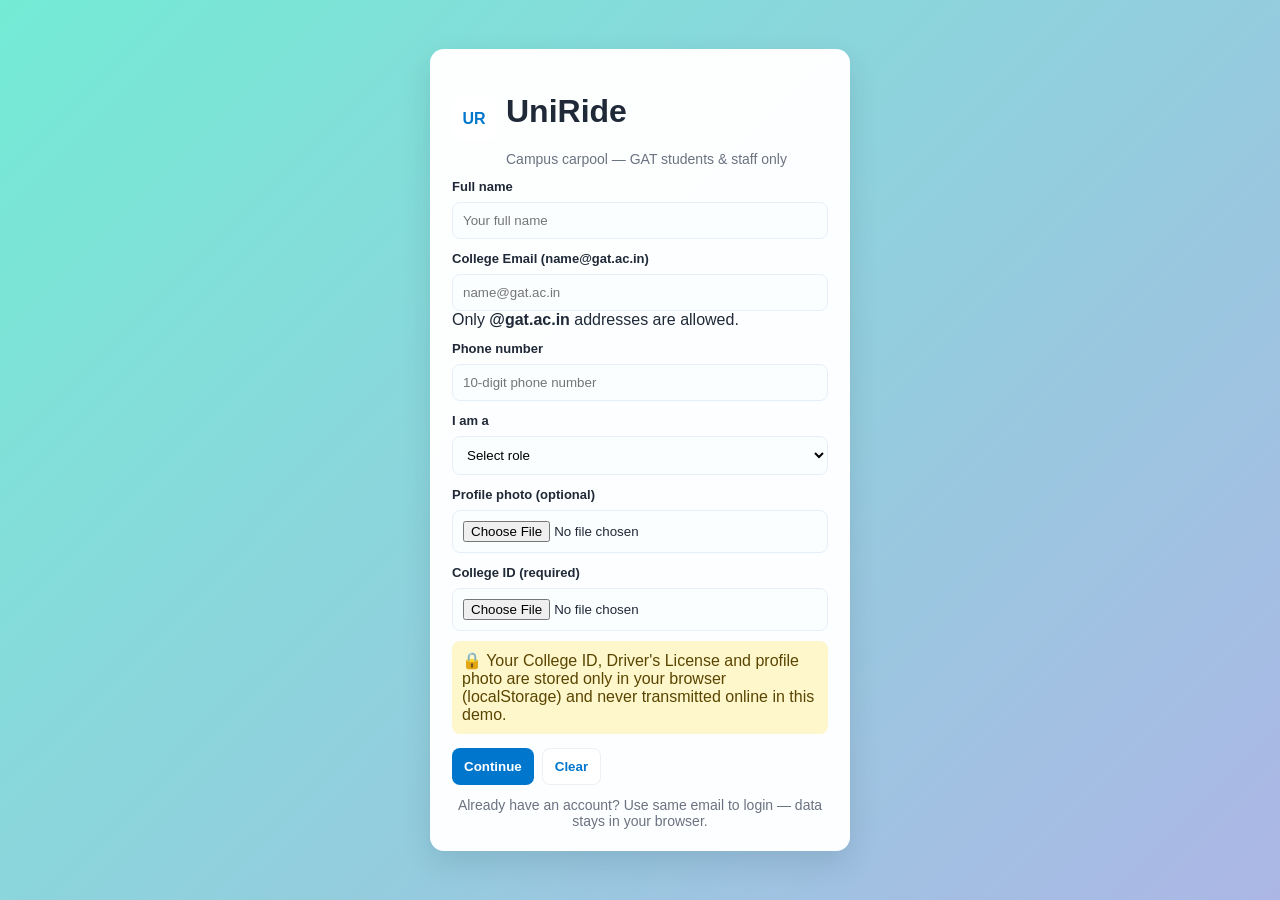
<file: index.html>
<!DOCTYPE html>
<html lang="en">
<head>
  <meta charset="utf-8" />
  <meta name="viewport" content="width=device-width,initial-scale=1" />
  <title>UniRide — Dashboard</title>
  <link rel="stylesheet" href="style.css">
</head>
<body>
  <header class="app-header">
    <div class="logo">UR</div>
    <h1>UniRide Dashboard</h1>
    <div class="header-actions">
      <button id="darkToggle" class="icon-btn" title="Toggle Dark Mode">🌙</button>
      <button id="logoutBtn" class="icon-btn" title="Logout">⎋</button>
    </div>
  </header>

  <main class="main-container">
    <section class="welcome">
      <h2 id="welcomeName">Welcome to UniRide</h2>
      <p class="small">Carpool smarter — safe, verified & campus-only rides.</p>
    </section>

    <section class="card-grid">
      <div class="dash-card" onclick="location.href='postride.html'">
        <div class="card-icon">🚗</div>
        <h3>Post a Ride</h3>
        <p>Offer seats, upload DL, set route & time.</p>
      </div>

      <div class="dash-card" onclick="location.href='searchride.html'">
        <div class="card-icon">🔍</div>
        <h3>Search Rides</h3>
        <p>Find rides by route & time, generate OTP.</p>
      </div>

      <div class="dash-card" onclick="location.href='myrides.html'">
        <div class="card-icon">🗂️</div>
        <h3>My Rides</h3>
        <p>View rides you’ve posted or booked.</p>
      </div>

      <div class="dash-card" onclick="location.href='profile.html'">
        <div class="card-icon">👤</div>
        <h3>Profile</h3>
        <p>View your college ID & profile info.</p>
      </div>
    </section>
  </main>

  <footer class="footer small">
    <p>© 2025 UniRide — built for GAT campus | Frontend-only demo</p>
  </footer>

  <script src="script.js"></script>
  <script>
    (function(){
      const user = uniride.getStoredUser();
      if(!user) { window.location.href = "login.html"; return; }
      document.getElementById("welcomeName").textContent = `Welcome, ${user.name || 'User'} 👋`;

      const logoutBtn = document.getElementById("logoutBtn");
      logoutBtn.addEventListener("click", ()=>{
        if(confirm("Logout from UniRide?")){
          localStorage.removeItem('uniride_user_final_v1');
          localStorage.removeItem('uniride_user');
          window.location.href = "login.html";
        }
      });

      const darkPref = localStorage.getItem("uniride_darkmode") === "1";
      if(darkPref) document.body.classList.add("dark");
      const darkToggle = document.getElementById("darkToggle");
      darkToggle.textContent = darkPref ? "☀️" : "🌙";
      darkToggle.addEventListener("click", ()=> {
        uniride.toggleDarkMode();
        darkToggle.textContent = document.body.classList.contains("dark") ? "☀️" : "🌙";
      });
    })();
  </script>
</body>
</html>
</file>
<file: style.css>
:root{
  --accent: #0077cc;
  --bg: #eef4fa;
  --card: #ffffff;
  --muted: #6b7280;
}

*{box-sizing:border-box}
body{
  font-family: "Poppins", "Segoe UI", sans-serif;
  margin:0;
  background:var(--bg);
  color:#1f2937;
  -webkit-font-smoothing:antialiased;
  -moz-osx-font-smoothing:grayscale;
}

/* header */
.app-header{
  display:flex;
  align-items:center;
  gap:16px;
  background:var(--accent);
  color:#fff;
  padding:12px 18px;
}
.app-header .logo{
  background:#fff;border-radius:8px;color:var(--accent);padding:8px 10px;font-weight:700;
}
.header-actions{margin-left:auto;display:flex;gap:8px;align-items:center}
.icon-btn{background:transparent;border:none;color:#fff;font-size:18px;cursor:pointer}

/* layout */
.main-container{max-width:920px;margin:28px auto;padding:0 16px}
.center{text-align:center}
.small{color:var(--muted);font-size:14px}

/* cards / forms */
.card, .login-card{
  background:var(--card);
  border-radius:12px;
  padding:18px;
  box-shadow:0 6px 18px rgba(2,20,60,0.06);
}
.login-wrap{min-height:100vh;display:flex;align-items:center;justify-content:center;padding:24px}

/* grid */
.card-grid{display:grid;grid-template-columns:repeat(auto-fit,minmax(180px,1fr));gap:16px;margin-top:18px}
.dash-card{background:var(--card);padding:16px;border-radius:12px;cursor:pointer;box-shadow:0 6px 16px rgba(2,20,60,0.04);text-align:center}
.dash-card h3{margin:8px 0;color:var(--accent)}

/* forms */
input[type="text"],input[type="email"],input[type="tel"],input[type="date"],input[type="time"],select,input[type="number"],input[type="file"]{
  width:100%;padding:10px;border-radius:8px;border:1px solid #e6eef8;margin-top:8px;
  background:#fbfeff;
}
button, .btn{padding:10px 12px;border-radius:8px;border:none;background:var(--accent);color:#fff;cursor:pointer;font-weight:600}
button.secondary{background:#fff;color:var(--accent);border:1px solid rgba(0,0,0,0.06)}

.footer{padding:18px;text-align:center;color:var(--muted);margin-top:22px}

/* ride list */
.ride-list{margin-top:14px}
.ride-item{background:#fbfdff;border-radius:8px;padding:12px;border:1px solid #e7eef8;margin-bottom:10px}
.ride-item h4{margin:0 0 6px 0}

/* small helpers */
.hidden{display:none}
.back-btn{background:transparent;border:none;font-size:18px;cursor:pointer}
.notice{background:#fff7cc;color:#594500;padding:10px;border-radius:8px;margin-top:10px}
</file>
